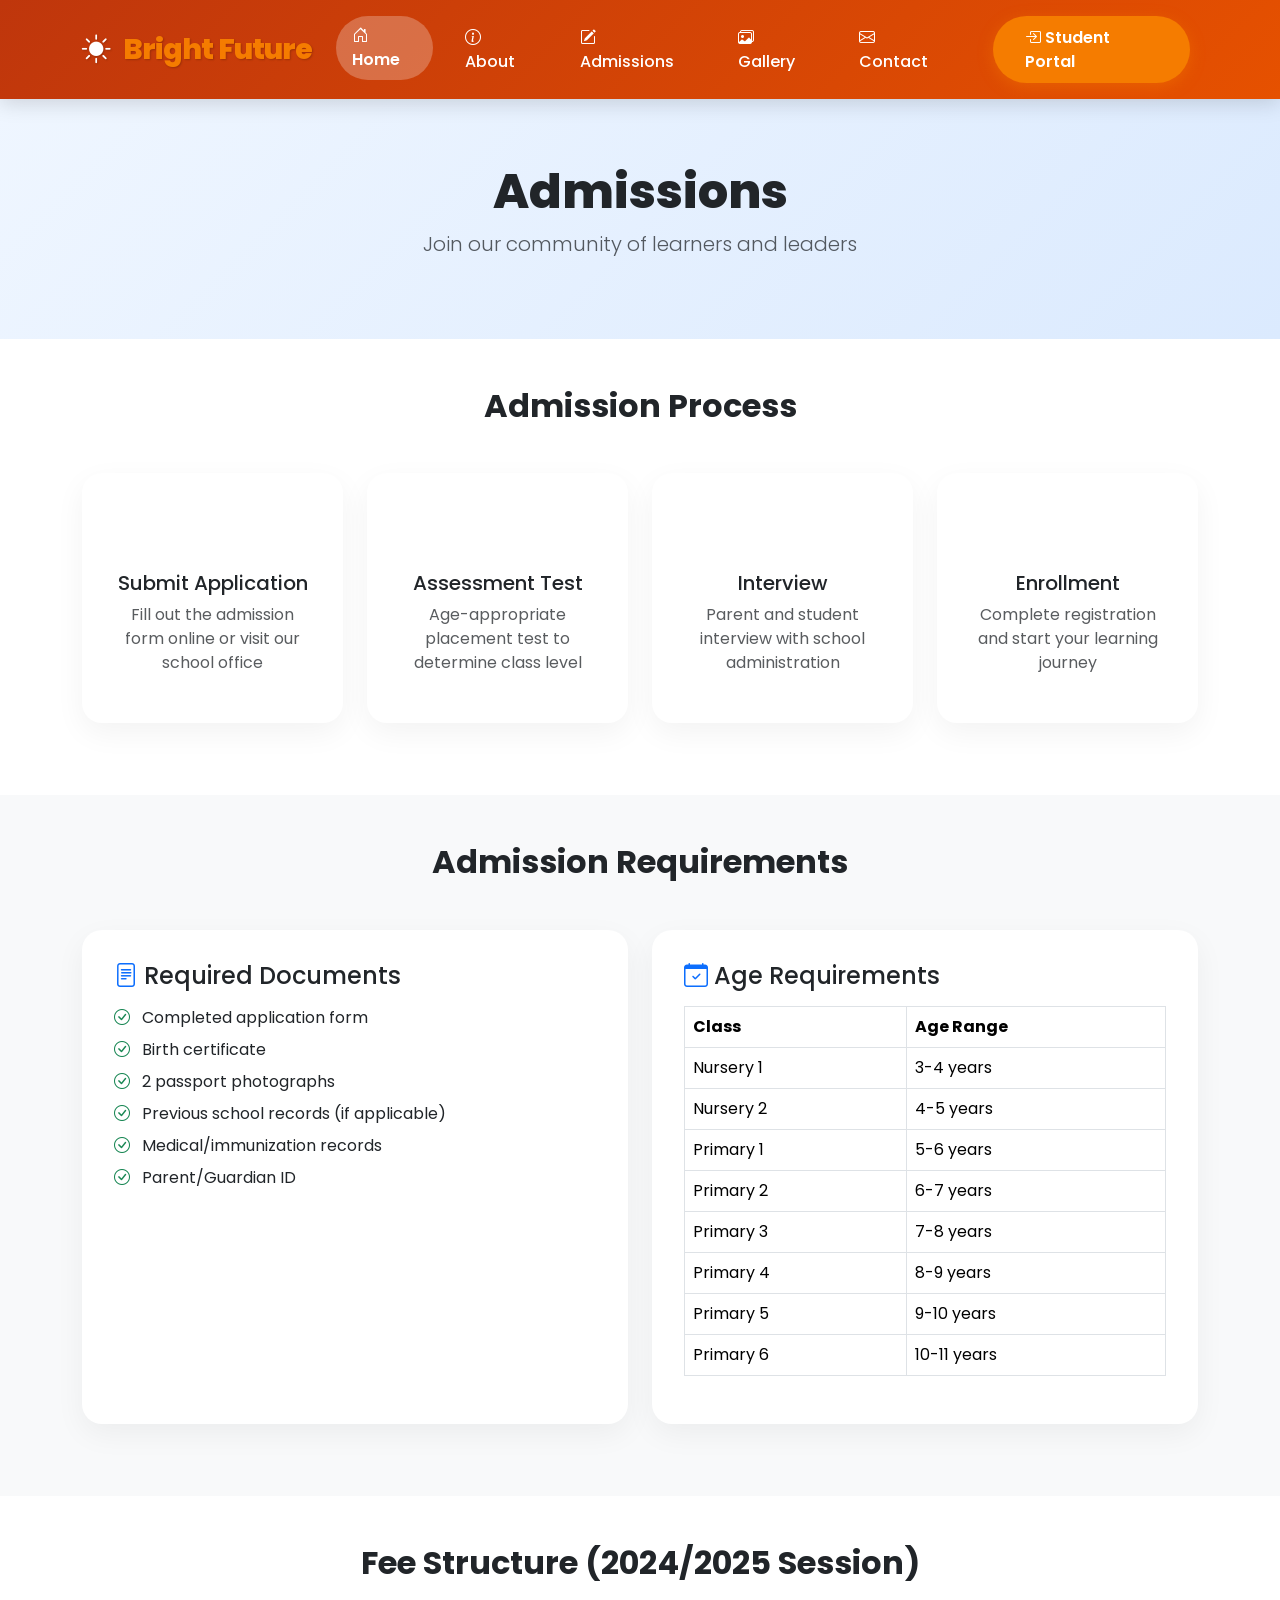
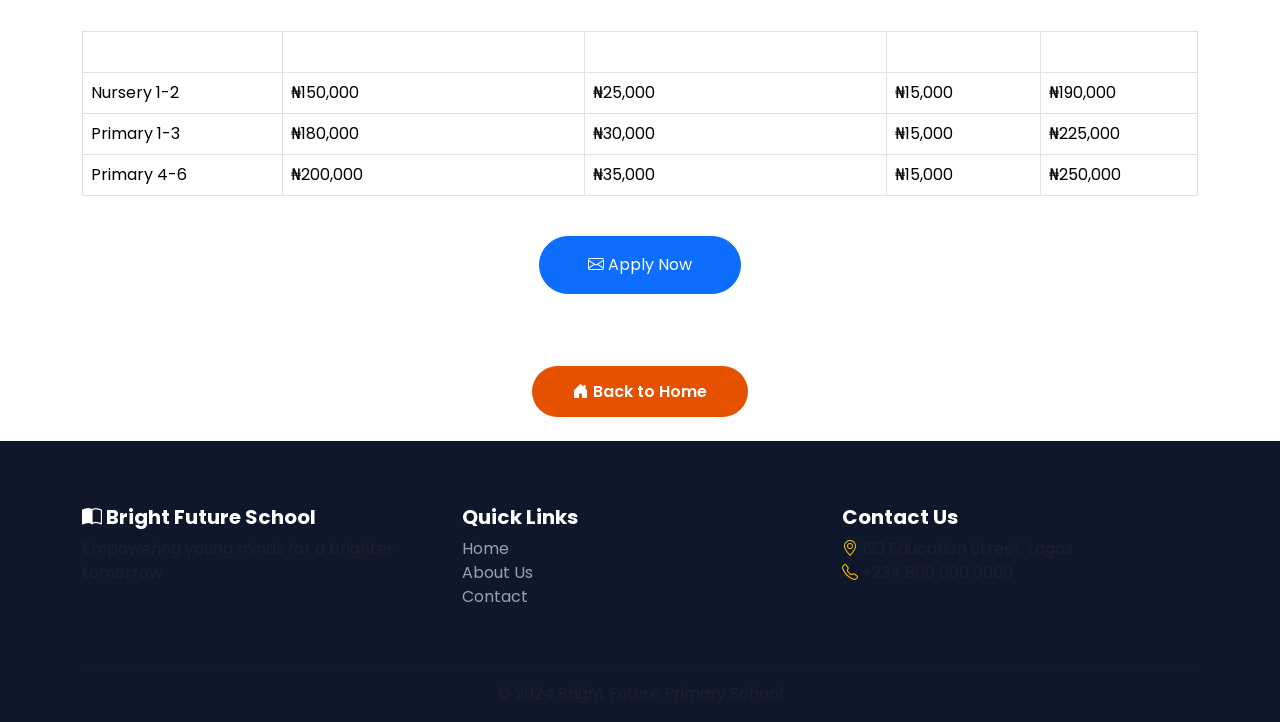
<file: src/main/resources/templates/admissions.html>
<!DOCTYPE html>
<html xmlns:th="http://www.thymeleaf.org" lang="en">
<head>
    <meta charset="UTF-8">
    <meta name="viewport" content="width=device-width, initial-scale=1.0">
    <title>Admissions - Bright Future Primary School</title>

    <link href="https://cdn.jsdelivr.net/npm/bootstrap@5.3.2/dist/css/bootstrap.min.css" rel="stylesheet">
    <link href="https://cdn.jsdelivr.net/npm/bootstrap-icons@1.11.3/font/bootstrap-icons.css" rel="stylesheet">
    <link href="https://fonts.googleapis.com/css2?family=Poppins:wght@300;400;500;600;700;800&display=swap" rel="stylesheet">

    <style>
        :root {
            --primary: #E65100;
            --primary-dark: #BF360C;
            --primary-light: #FFF3E0;
            --warning: #F57C00;
            --success: #2E7D32;
        }

        body {
            font-family: 'Poppins', sans-serif;
        }

        /* ============ NAVBAR - DEEP ORANGE ============ */
        .navbar {
            background: linear-gradient(135deg, #BF360C, #E65100) !important;
            padding: 1rem 0;
            box-shadow: 0 4px 20px rgba(0,0,0,0.15);
            z-index: 1000;
        }

        .navbar-brand {
            font-size: 1.8rem;
            font-weight: 800;
            color: #F57C00 !important;
            letter-spacing: -1px;
            text-shadow: 1px 1px 2px rgba(0,0,0,0.2);
            text-decoration: none;
        }

        .navbar-brand i {
            color: white;
            margin-right: 8px;
        }

        .navbar-brand:hover {
            color: #FF9800 !important;
        }

        .nav-link {
            color: white !important;
            font-weight: 500;
            margin: 0 0.5rem;
            padding: 0.5rem 1rem !important;
            border-radius: 50px;
            transition: all 0.3s ease;
            text-decoration: none;
        }

        .nav-link:hover,
        .nav-link.active {
            background: rgba(255, 255, 255, 0.2) !important;
            color: white !important;
            transform: translateY(-2px);
        }

        .nav-link.active {
            background: rgba(255, 255, 255, 0.25) !important;
            font-weight: 600;
        }

        .login-btn {
            background: #F57C00 !important;
            color: white !important;
            border-radius: 50px;
            padding: 0.6rem 2rem !important;
            font-weight: 600;
            transition: all 0.3s ease;
            box-shadow: 0 4px 15px rgba(245, 124, 0, 0.4);
            text-decoration: none;
        }

        .login-btn:hover {
            background: #EF6C00 !important;
            color: white !important;
            transform: translateY(-2px);
            box-shadow: 0 6px 20px rgba(245, 124, 0, 0.6);
        }

        .navbar-toggler {
            border-color: rgba(255, 255, 255, 0.5);
        }

        .navbar-toggler-icon {
            background-image: url("data:image/svg+xml,%3csvg xmlns='http://www.w3.org/2000/svg' viewBox='0 0 30 30'%3e%3cpath stroke='rgba(255, 255, 255, 0.8)' stroke-linecap='round' stroke-miterlimit='10' stroke-width='2' d='M4 7h22M4 15h22M4 23h22'/%3e%3c/svg%3e");
        }

        .page-header {
            background: linear-gradient(135deg, #eff6ff 0%, #dbeafe 100%);
            padding: 4rem 0;
            text-align: center;
        }

        .page-header h1 {
            font-size: 3rem;
            font-weight: 800;
            color: var(--dark-blue);
        }

        .admission-card {
            background: white;
            border-radius: 20px;
            padding: 2rem;
            box-shadow: 0 10px 30px rgba(0,0,0,0.05);
            height: 100%;
            transition: all 0.3s ease;
        }

        .admission-card:hover {
            transform: translateY(-10px);
            box-shadow: 0 20px 40px rgba(0,0,0,0.1);
        }

        .step-number {
            width: 50px;
            height: 50px;
            background: var(--primary-blue);
            color: white;
            border-radius: 50%;
            display: flex;
            align-items: center;
            justify-content: center;
            font-size: 1.5rem;
            font-weight: 700;
            margin-bottom: 1rem;
        }

        .fee-table th {
            background: var(--primary-blue);
            color: white;
        }

        .footer {
            background: #0f172a;
            color: white;
            padding: 4rem 0 1rem;
        }

        .footer h5 {
            color: var(--primary-yellow);
            font-weight: 700;
        }

        .footer a {
            color: #94a3b8;
            text-decoration: none;
        }

        .footer a:hover {
            color: var(--primary-yellow);
        }
    </style>
</head>
<body>
<!-- Navigation Bar -->
<!-- Navigation Bar -->
<nav class="navbar navbar-expand-lg sticky-top">
    <div class="container">
        <a class="navbar-brand" href="/">
            <i class="bi bi-sun-fill"></i> Bright Future
        </a>
        <button class="navbar-toggler" type="button" data-bs-toggle="collapse" data-bs-target="#navbarNav" aria-controls="navbarNav" aria-expanded="false" aria-label="Toggle navigation">
            <span class="navbar-toggler-icon"></span>
        </button>
        <div class="collapse navbar-collapse" id="navbarNav">
            <ul class="navbar-nav ms-auto align-items-center">
                <li class="nav-item">
                    <a class="nav-link active" href="/">
                        <i class="bi bi-house-door"></i> Home
                    </a>
                </li>
                <li class="nav-item">
                    <a class="nav-link" href="/about">
                        <i class="bi bi-info-circle"></i> About
                    </a>
                </li>
                <li class="nav-item">
                    <a class="nav-link" href="/admissions">
                        <i class="bi bi-pencil-square"></i> Admissions
                    </a>
                </li>
                <li class="nav-item">
                    <a class="nav-link" href="/gallery">
                        <i class="bi bi-images"></i> Gallery
                    </a>
                </li>
                <li class="nav-item">
                    <a class="nav-link" href="/contact">
                        <i class="bi bi-envelope"></i> Contact
                    </a>
                </li>
                <li class="nav-item ms-lg-3 mt-2 mt-lg-0">
                    <a class="nav-link login-btn" href="/login">
                        <i class="bi bi-box-arrow-in-right"></i> Student Portal
                    </a>
                </li>
            </ul>
        </div>
    </div>
</nav>

<!-- Page Header -->
<section class="page-header">
    <div class="container">
        <h1>Admissions</h1>
        <p class="lead text-muted">Join our community of learners and leaders</p>
    </div>
</section>

<!-- Admission Process -->
<section class="py-5">
    <div class="container">
        <h2 class="text-center fw-bold mb-5">Admission Process</h2>
        <div class="row">
            <div class="col-md-3 mb-4">
                <div class="admission-card text-center">
                    <div class="step-number mx-auto">1</div>
                    <h5>Submit Application</h5>
                    <p class="text-muted">Fill out the admission form online or visit our school office</p>
                </div>
            </div>
            <div class="col-md-3 mb-4">
                <div class="admission-card text-center">
                    <div class="step-number mx-auto">2</div>
                    <h5>Assessment Test</h5>
                    <p class="text-muted">Age-appropriate placement test to determine class level</p>
                </div>
            </div>
            <div class="col-md-3 mb-4">
                <div class="admission-card text-center">
                    <div class="step-number mx-auto">3</div>
                    <h5>Interview</h5>
                    <p class="text-muted">Parent and student interview with school administration</p>
                </div>
            </div>
            <div class="col-md-3 mb-4">
                <div class="admission-card text-center">
                    <div class="step-number mx-auto">4</div>
                    <h5>Enrollment</h5>
                    <p class="text-muted">Complete registration and start your learning journey</p>
                </div>
            </div>
        </div>
    </div>
</section>

<!-- Requirements -->
<section class="py-5 bg-light">
    <div class="container">
        <h2 class="text-center fw-bold mb-5">Admission Requirements</h2>
        <div class="row">
            <div class="col-md-6 mb-4">
                <div class="admission-card">
                    <h4><i class="bi bi-file-text text-primary"></i> Required Documents</h4>
                    <ul class="list-unstyled mt-3">
                        <li class="mb-2"><i class="bi bi-check-circle text-success me-2"></i> Completed application form</li>
                        <li class="mb-2"><i class="bi bi-check-circle text-success me-2"></i> Birth certificate</li>
                        <li class="mb-2"><i class="bi bi-check-circle text-success me-2"></i> 2 passport photographs</li>
                        <li class="mb-2"><i class="bi bi-check-circle text-success me-2"></i> Previous school records (if applicable)</li>
                        <li class="mb-2"><i class="bi bi-check-circle text-success me-2"></i> Medical/immunization records</li>
                        <li class="mb-2"><i class="bi bi-check-circle text-success me-2"></i> Parent/Guardian ID</li>
                    </ul>
                </div>
            </div>
            <div class="col-md-6 mb-4">
                <div class="admission-card">
                    <h4><i class="bi bi-calendar-check text-primary"></i> Age Requirements</h4>
                    <table class="table table-bordered mt-3">
                        <thead>
                        <tr>
                            <th>Class</th>
                            <th>Age Range</th>
                        </tr>
                        </thead>
                        <tbody>
                        <tr><td>Nursery 1</td><td>3-4 years</td></tr>
                        <tr><td>Nursery 2</td><td>4-5 years</td></tr>
                        <tr><td>Primary 1</td><td>5-6 years</td></tr>
                        <tr><td>Primary 2</td><td>6-7 years</td></tr>
                        <tr><td>Primary 3</td><td>7-8 years</td></tr>
                        <tr><td>Primary 4</td><td>8-9 years</td></tr>
                        <tr><td>Primary 5</td><td>9-10 years</td></tr>
                        <tr><td>Primary 6</td><td>10-11 years</td></tr>
                        </tbody>
                    </table>
                </div>
            </div>
        </div>
    </div>
</section>

<!-- Fee Structure -->
<section class="py-5">
    <div class="container">
        <h2 class="text-center fw-bold mb-5">Fee Structure (2024/2025 Session)</h2>
        <div class="table-responsive">
            <table class="table table-bordered fee-table">
                <thead>
                <tr>
                    <th>Class</th>
                    <th>Tuition (per term)</th>
                    <th>Books & Materials</th>
                    <th>Uniform</th>
                    <th>Total</th>
                </tr>
                </thead>
                <tbody>
                <tr>
                    <td>Nursery 1-2</td>
                    <td>₦150,000</td>
                    <td>₦25,000</td>
                    <td>₦15,000</td>
                    <td>₦190,000</td>
                </tr>
                <tr>
                    <td>Primary 1-3</td>
                    <td>₦180,000</td>
                    <td>₦30,000</td>
                    <td>₦15,000</td>
                    <td>₦225,000</td>
                </tr>
                <tr>
                    <td>Primary 4-6</td>
                    <td>₦200,000</td>
                    <td>₦35,000</td>
                    <td>₦15,000</td>
                    <td>₦250,000</td>
                </tr>
                </tbody>
            </table>
        </div>
        <div class="text-center mt-4">
            <a href="/contact" class="btn btn-primary rounded-pill px-5 py-3">
                <i class="bi bi-envelope"></i> Apply Now
            </a>
        </div>
    </div>
</section>

<!-- Back to Home Button -->
<div class="text-center py-4">
    <a href="/" class="btn" style="background: #E65100; color: white; padding: 0.8rem 2.5rem; border-radius: 50px; font-weight: 600; text-decoration: none; transition: all 0.3s ease;">
        <i class="bi bi-house-door-fill"></i> Back to Home
    </a>
</div>

<!-- Footer -->
<footer class="footer">
    <div class="container">
        <div class="row">
            <div class="col-md-4 mb-4">
                <h5><i class="bi bi-book-half"></i> Bright Future School</h5>
                <p class="text-muted">Empowering young minds for a brighter tomorrow</p>
            </div>
            <div class="col-md-4 mb-4">
                <h5>Quick Links</h5>
                <ul class="list-unstyled">
                    <li><a href="/">Home</a></li>
                    <li><a href="/about">About Us</a></li>
                    <li><a href="/contact">Contact</a></li>
                </ul>
            </div>
            <div class="col-md-4 mb-4">
                <h5>Contact Us</h5>
                <p class="text-muted">
                    <i class="bi bi-geo-alt text-warning"></i> 123 Education Street, Lagos<br>
                    <i class="bi bi-telephone text-warning"></i> +234 800 000 0000
                </p>
            </div>
        </div>
        <hr class="text-muted">
        <p class="text-center text-muted mb-0">&copy; 2024 Bright Future Primary School</p>
    </div>
</footer>

<script src="https://cdn.jsdelivr.net/npm/bootstrap@5.3.2/dist/js/bootstrap.bundle.min.js"></script>
</body>
</html>
</file>
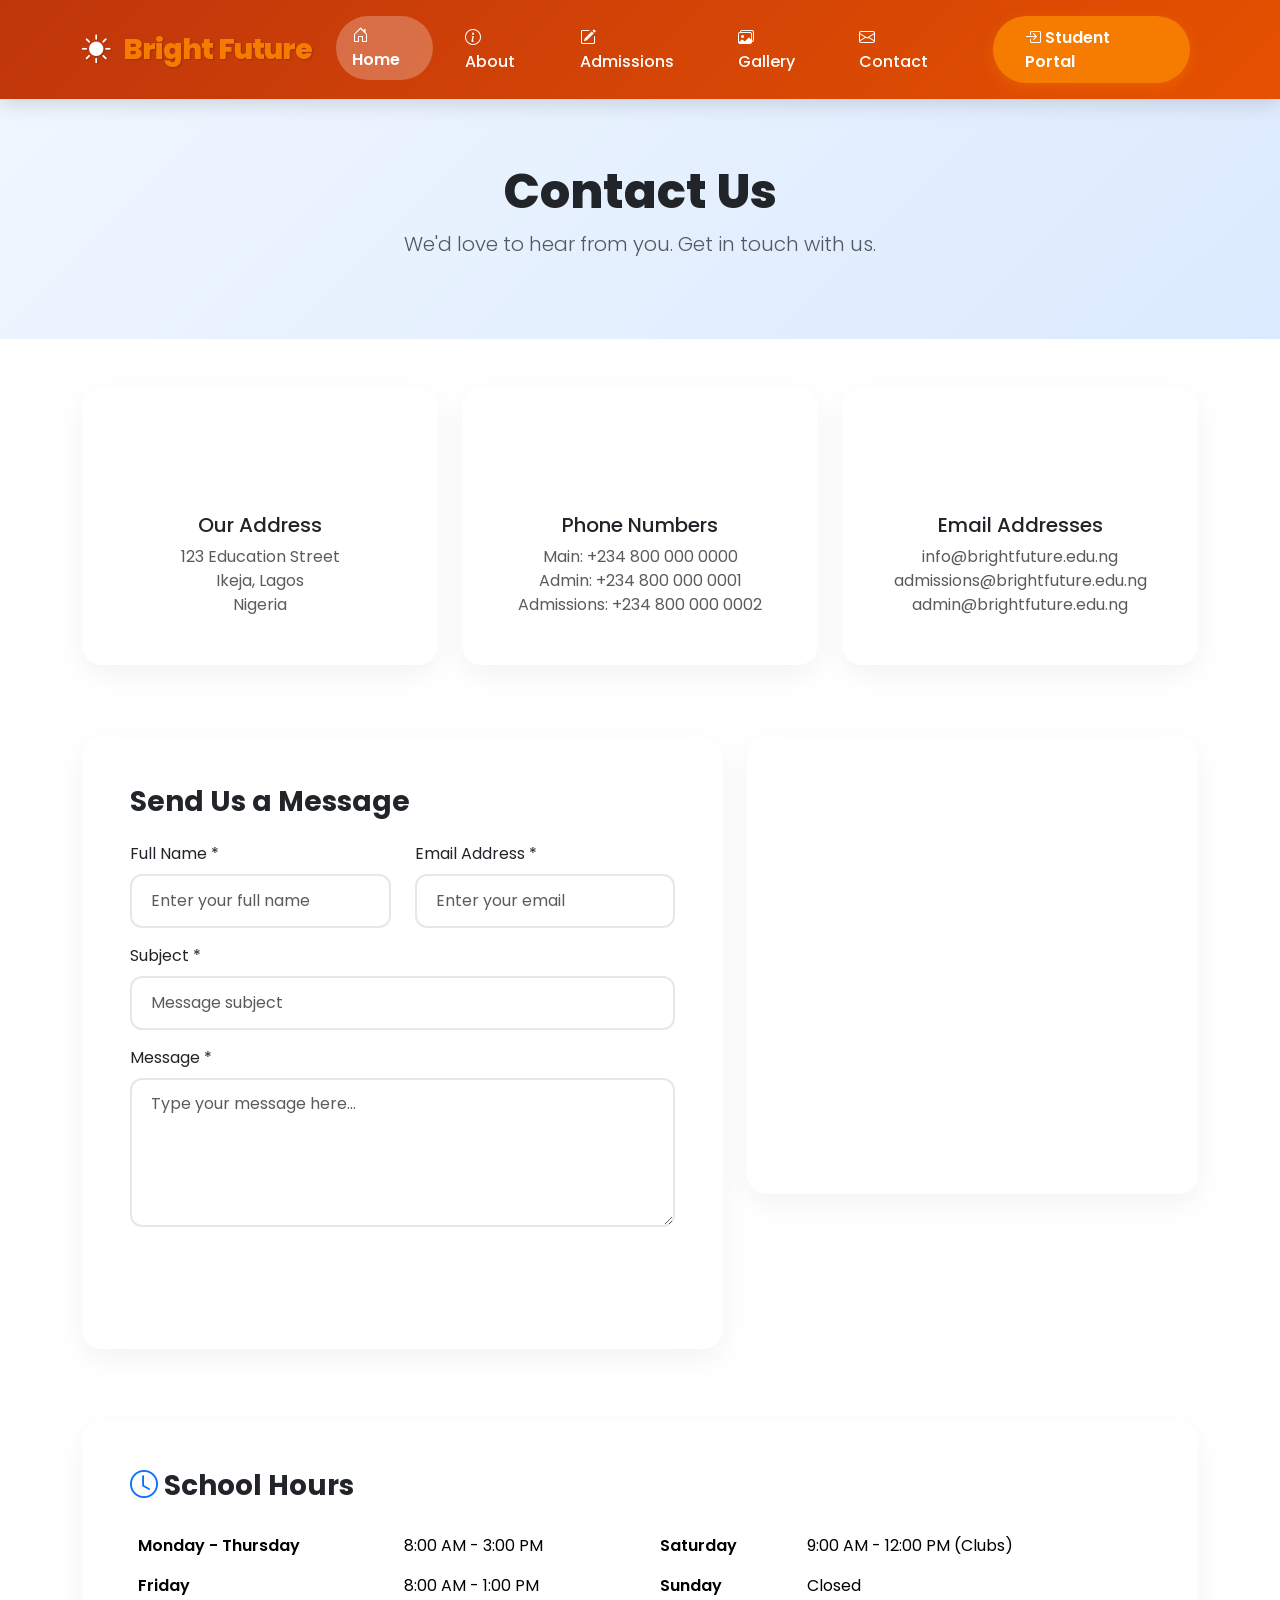
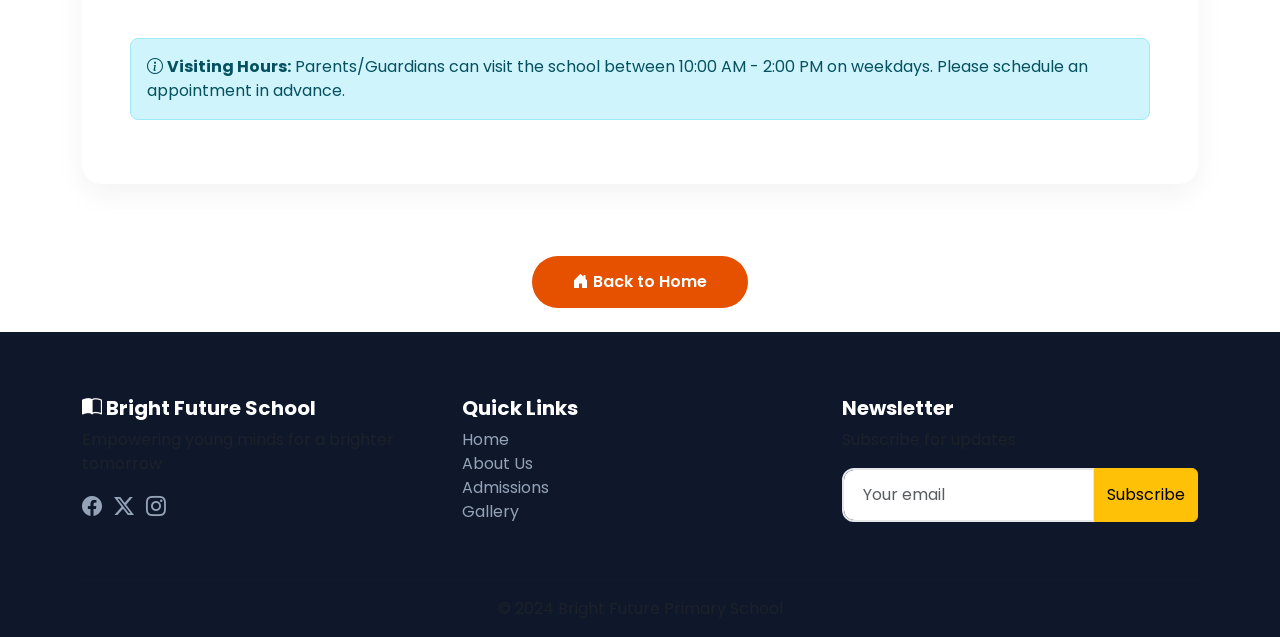
<file: src/main/resources/templates/contact.html>
<!DOCTYPE html>
<html xmlns:th="http://www.thymeleaf.org" lang="en">
<head>
    <meta charset="UTF-8">
    <meta name="viewport" content="width=device-width, initial-scale=1.0">
    <title>Contact Us - Bright Future Primary School</title>

    <link href="https://cdn.jsdelivr.net/npm/bootstrap@5.3.2/dist/css/bootstrap.min.css" rel="stylesheet">
    <link href="https://cdn.jsdelivr.net/npm/bootstrap-icons@1.11.3/font/bootstrap-icons.css" rel="stylesheet">
    <link href="https://fonts.googleapis.com/css2?family=Poppins:wght@300;400;500;600;700;800&display=swap" rel="stylesheet">

    <style>
        :root {
            --primary: #E65100;
            --primary-dark: #BF360C;
            --primary-light: #FFF3E0;
            --warning: #F57C00;
            --success: #2E7D32;
        }

        body {
            font-family: 'Poppins', sans-serif;
        }

        /* ============ NAVBAR - DEEP ORANGE ============ */
        .navbar {
            background: linear-gradient(135deg, #BF360C, #E65100) !important;
            padding: 1rem 0;
            box-shadow: 0 4px 20px rgba(0,0,0,0.15);
            z-index: 1000;
        }

        .navbar-brand {
            font-size: 1.8rem;
            font-weight: 800;
            color: #F57C00 !important;
            letter-spacing: -1px;
            text-shadow: 1px 1px 2px rgba(0,0,0,0.2);
            text-decoration: none;
        }

        .navbar-brand i {
            color: white;
            margin-right: 8px;
        }

        .navbar-brand:hover {
            color: #FF9800 !important;
        }

        .nav-link {
            color: white !important;
            font-weight: 500;
            margin: 0 0.5rem;
            padding: 0.5rem 1rem !important;
            border-radius: 50px;
            transition: all 0.3s ease;
            text-decoration: none;
        }

        .nav-link:hover,
        .nav-link.active {
            background: rgba(255, 255, 255, 0.2) !important;
            color: white !important;
            transform: translateY(-2px);
        }

        .nav-link.active {
            background: rgba(255, 255, 255, 0.25) !important;
            font-weight: 600;
        }

        .login-btn {
            background: #F57C00 !important;
            color: white !important;
            border-radius: 50px;
            padding: 0.6rem 2rem !important;
            font-weight: 600;
            transition: all 0.3s ease;
            box-shadow: 0 4px 15px rgba(245, 124, 0, 0.4);
            text-decoration: none;
        }

        .login-btn:hover {
            background: #EF6C00 !important;
            color: white !important;
            transform: translateY(-2px);
            box-shadow: 0 6px 20px rgba(245, 124, 0, 0.6);
        }

        .navbar-toggler {
            border-color: rgba(255, 255, 255, 0.5);
        }

        .navbar-toggler-icon {
            background-image: url("data:image/svg+xml,%3csvg xmlns='http://www.w3.org/2000/svg' viewBox='0 0 30 30'%3e%3cpath stroke='rgba(255, 255, 255, 0.8)' stroke-linecap='round' stroke-miterlimit='10' stroke-width='2' d='M4 7h22M4 15h22M4 23h22'/%3e%3c/svg%3e");
        }
        .page-header {
            background: linear-gradient(135deg, #eff6ff 0%, #dbeafe 100%);
            padding: 4rem 0;
            text-align: center;
        }

        .page-header h1 {
            font-size: 3rem;
            font-weight: 800;
            color: var(--dark-blue);
        }

        .contact-info-card {
            background: white;
            border-radius: 20px;
            padding: 2rem;
            box-shadow: 0 10px 30px rgba(0,0,0,0.05);
            height: 100%;
            text-align: center;
            transition: all 0.3s ease;
        }

        .contact-info-card:hover {
            transform: translateY(-10px);
            box-shadow: 0 20px 40px rgba(0,0,0,0.1);
        }

        .contact-icon {
            width: 70px;
            height: 70px;
            background: var(--primary-blue);
            color: white;
            border-radius: 50%;
            display: flex;
            align-items: center;
            justify-content: center;
            font-size: 2rem;
            margin: 0 auto 1.5rem;
        }

        .contact-form {
            background: white;
            border-radius: 20px;
            padding: 3rem;
            box-shadow: 0 10px 30px rgba(0,0,0,0.05);
        }

        .form-control {
            border-radius: 12px;
            border: 2px solid #e5e7eb;
            padding: 0.8rem 1.2rem;
            transition: all 0.3s ease;
        }

        .form-control:focus {
            border-color: var(--primary-blue);
            box-shadow: 0 0 0 0.2rem rgba(37, 99, 235, 0.1);
        }

        .btn-submit {
            background: linear-gradient(135deg, var(--primary-blue), var(--dark-blue));
            color: white;
            padding: 0.8rem 3rem;
            border-radius: 50px;
            font-weight: 600;
            border: none;
            transition: all 0.3s ease;
        }

        .btn-submit:hover {
            transform: translateY(-2px);
            box-shadow: 0 8px 25px rgba(37, 99, 235, 0.4);
        }

        .map-container {
            border-radius: 20px;
            overflow: hidden;
            box-shadow: 0 10px 30px rgba(0,0,0,0.05);
        }

        .footer {
            background: #0f172a;
            color: white;
            padding: 4rem 0 1rem;
        }

        .footer h5 {
            color: var(--primary-yellow);
            font-weight: 700;
        }

        .footer a {
            color: #94a3b8;
            text-decoration: none;
        }

        .footer a:hover {
            color: var(--primary-yellow);
        }
    </style>
</head>
<body>
<!-- Navigation Bar -->
<!-- Navigation Bar -->
<nav class="navbar navbar-expand-lg sticky-top">
    <div class="container">
        <a class="navbar-brand" href="/">
            <i class="bi bi-sun-fill"></i> Bright Future
        </a>
        <button class="navbar-toggler" type="button" data-bs-toggle="collapse" data-bs-target="#navbarNav" aria-controls="navbarNav" aria-expanded="false" aria-label="Toggle navigation">
            <span class="navbar-toggler-icon"></span>
        </button>
        <div class="collapse navbar-collapse" id="navbarNav">
            <ul class="navbar-nav ms-auto align-items-center">
                <li class="nav-item">
                    <a class="nav-link active" href="/">
                        <i class="bi bi-house-door"></i> Home
                    </a>
                </li>
                <li class="nav-item">
                    <a class="nav-link" href="/about">
                        <i class="bi bi-info-circle"></i> About
                    </a>
                </li>
                <li class="nav-item">
                    <a class="nav-link" href="/admissions">
                        <i class="bi bi-pencil-square"></i> Admissions
                    </a>
                </li>
                <li class="nav-item">
                    <a class="nav-link" href="/gallery">
                        <i class="bi bi-images"></i> Gallery
                    </a>
                </li>
                <li class="nav-item">
                    <a class="nav-link" href="/contact">
                        <i class="bi bi-envelope"></i> Contact
                    </a>
                </li>
                <li class="nav-item ms-lg-3 mt-2 mt-lg-0">
                    <a class="nav-link login-btn" href="/login">
                        <i class="bi bi-box-arrow-in-right"></i> Student Portal
                    </a>
                </li>
            </ul>
        </div>
    </div>
</nav>

<!-- Page Header -->
<section class="page-header">
    <div class="container">
        <h1>Contact Us</h1>
        <p class="lead text-muted">We'd love to hear from you. Get in touch with us.</p>
    </div>
</section>

<!-- Contact Information -->
<section class="py-5">
    <div class="container">
        <div class="row mb-5">
            <div class="col-md-4 mb-4">
                <div class="contact-info-card">
                    <div class="contact-icon">
                        <i class="bi bi-geo-alt"></i>
                    </div>
                    <h5>Our Address</h5>
                    <p class="text-muted">
                        123 Education Street<br>
                        Ikeja, Lagos<br>
                        Nigeria
                    </p>
                </div>
            </div>
            <div class="col-md-4 mb-4">
                <div class="contact-info-card">
                    <div class="contact-icon">
                        <i class="bi bi-telephone"></i>
                    </div>
                    <h5>Phone Numbers</h5>
                    <p class="text-muted">
                        Main: +234 800 000 0000<br>
                        Admin: +234 800 000 0001<br>
                        Admissions: +234 800 000 0002
                    </p>
                </div>
            </div>
            <div class="col-md-4 mb-4">
                <div class="contact-info-card">
                    <div class="contact-icon">
                        <i class="bi bi-envelope"></i>
                    </div>
                    <h5>Email Addresses</h5>
                    <p class="text-muted">
                        info@brightfuture.edu.ng<br>
                        admissions@brightfuture.edu.ng<br>
                        admin@brightfuture.edu.ng
                    </p>
                </div>
            </div>
        </div>

        <!-- Contact Form & Map -->
        <div class="row">
            <div class="col-lg-7 mb-4">
                <div class="contact-form">
                    <h3 class="fw-bold mb-4">Send Us a Message</h3>
                    <form>
                        <div class="row">
                            <div class="col-md-6 mb-3">
                                <label class="form-label">Full Name *</label>
                                <input type="text" class="form-control" placeholder="Enter your full name" required>
                            </div>
                            <div class="col-md-6 mb-3">
                                <label class="form-label">Email Address *</label>
                                <input type="email" class="form-control" placeholder="Enter your email" required>
                            </div>
                        </div>
                        <div class="mb-3">
                            <label class="form-label">Subject *</label>
                            <input type="text" class="form-control" placeholder="Message subject" required>
                        </div>
                        <div class="mb-4">
                            <label class="form-label">Message *</label>
                            <textarea class="form-control" rows="5" placeholder="Type your message here..." required></textarea>
                        </div>
                        <button type="submit" class="btn btn-submit">
                            <i class="bi bi-send"></i> Send Message
                        </button>
                    </form>
                </div>
            </div>
            <div class="col-lg-5 mb-4">
                <div class="map-container">
                    <!-- Embedded Google Map (placeholder) -->
                    <iframe src="https://www.google.com/maps/embed?pb=!1m18!1m12!1m3!1d3963.952912260219!2d3.375295714770757!3d6.52422764527848!2m3!1f0!2f0!3f0!3m2!1i1024!2i768!4f13.1!3m3!1m2!1s0x103b8b2ae68280c1%3A0xdc9e87a367c3d9cb!2sLagos!5e0!3m2!1sen!2sng!4v1620000000000!5m2!1sen!2sng"
                            width="100%"
                            height="450"
                            style="border:0;"
                            allowfullscreen=""
                            loading="lazy">
                    </iframe>
                </div>
            </div>
        </div>

        <!-- School Hours -->
        <div class="row mt-5">
            <div class="col-12">
                <div class="contact-form">
                    <h3 class="fw-bold mb-4">
                        <i class="bi bi-clock text-primary"></i> School Hours
                    </h3>
                    <div class="row">
                        <div class="col-md-6">
                            <table class="table table-borderless">
                                <tr>
                                    <td class="fw-semibold">Monday - Thursday</td>
                                    <td>8:00 AM - 3:00 PM</td>
                                </tr>
                                <tr>
                                    <td class="fw-semibold">Friday</td>
                                    <td>8:00 AM - 1:00 PM</td>
                                </tr>
                            </table>
                        </div>
                        <div class="col-md-6">
                            <table class="table table-borderless">
                                <tr>
                                    <td class="fw-semibold">Saturday</td>
                                    <td>9:00 AM - 12:00 PM (Clubs)</td>
                                </tr>
                                <tr>
                                    <td class="fw-semibold">Sunday</td>
                                    <td>Closed</td>
                                </tr>
                            </table>
                        </div>
                    </div>
                    <div class="alert alert-info rounded-3 mt-3">
                        <i class="bi bi-info-circle"></i>
                        <strong>Visiting Hours:</strong> Parents/Guardians can visit the school
                        between 10:00 AM - 2:00 PM on weekdays. Please schedule an appointment
                        in advance.
                    </div>
                </div>
            </div>
        </div>
    </div>
</section>

<!-- Back to Home Button -->
<div class="text-center py-4">
    <a href="/" class="btn" style="background: #E65100; color: white; padding: 0.8rem 2.5rem; border-radius: 50px; font-weight: 600; text-decoration: none; transition: all 0.3s ease;">
        <i class="bi bi-house-door-fill"></i> Back to Home
    </a>
</div>

<!-- Footer -->
<footer class="footer">
    <div class="container">
        <div class="row">
            <div class="col-md-4 mb-4">
                <h5><i class="bi bi-book-half"></i> Bright Future School</h5>
                <p class="text-muted">Empowering young minds for a brighter tomorrow</p>
                <div>
                    <a href="#" class="me-2"><i class="bi bi-facebook fs-5"></i></a>
                    <a href="#" class="me-2"><i class="bi bi-twitter-x fs-5"></i></a>
                    <a href="#" class="me-2"><i class="bi bi-instagram fs-5"></i></a>
                </div>
            </div>
            <div class="col-md-4 mb-4">
                <h5>Quick Links</h5>
                <ul class="list-unstyled">
                    <li><a href="/">Home</a></li>
                    <li><a href="/about">About Us</a></li>
                    <li><a href="/admissions">Admissions</a></li>
                    <li><a href="/gallery">Gallery</a></li>
                </ul>
            </div>
            <div class="col-md-4 mb-4">
                <h5>Newsletter</h5>
                <p class="text-muted">Subscribe for updates</p>
                <div class="input-group mb-3">
                    <input type="email" class="form-control" placeholder="Your email">
                    <button class="btn btn-warning" type="button">Subscribe</button>
                </div>
            </div>
        </div>
        <hr class="text-muted">
        <p class="text-center text-muted mb-0">&copy; 2024 Bright Future Primary School</p>
    </div>
</footer>

<script src="https://cdn.jsdelivr.net/npm/bootstrap@5.3.2/dist/js/bootstrap.bundle.min.js"></script>
</body>
</html>
</file>
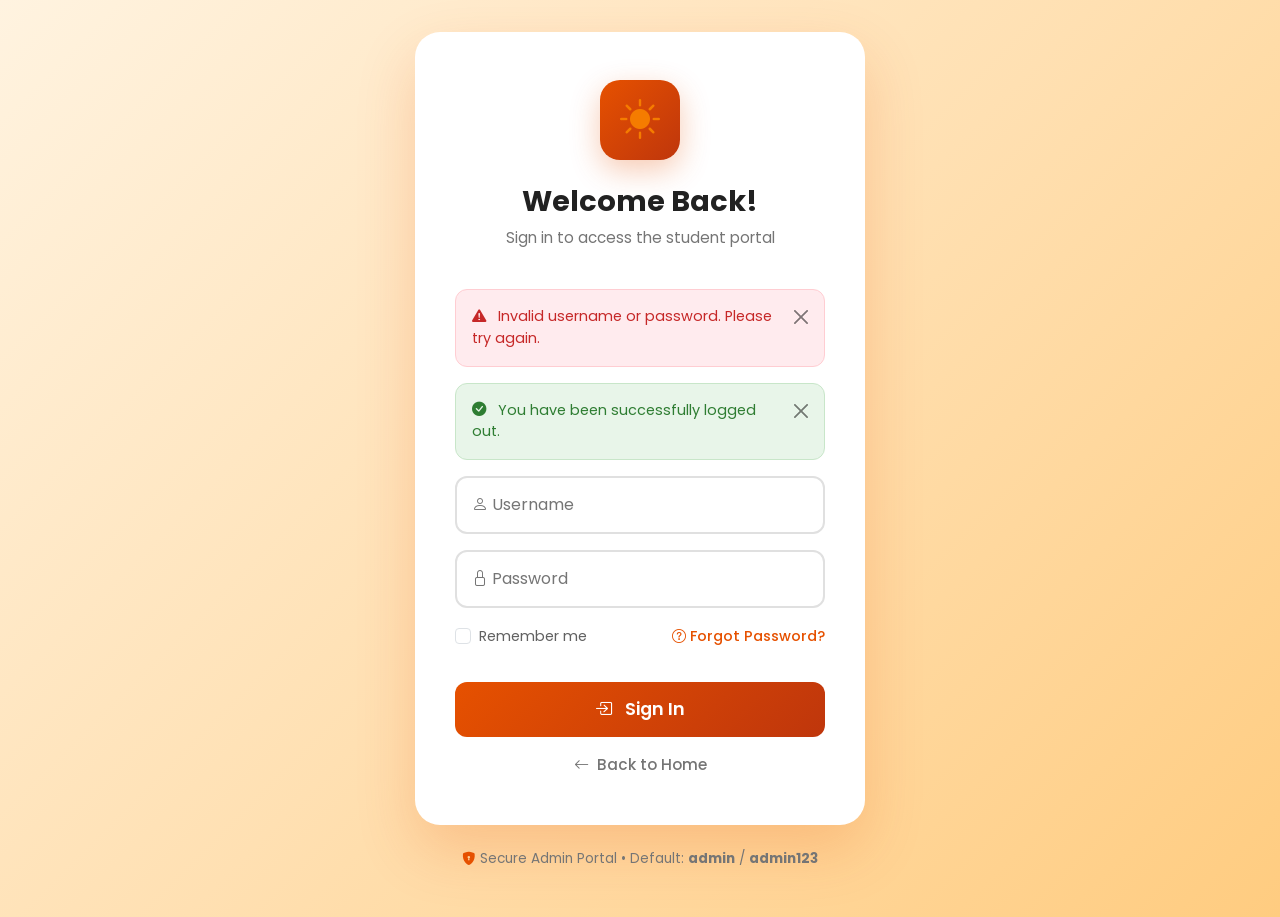
<file: src/main/resources/templates/login.html>
<!DOCTYPE html>
<html xmlns:th="http://www.thymeleaf.org" lang="en">
<head>
    <meta charset="UTF-8">
    <meta name="viewport" content="width=device-width, initial-scale=1.0">
    <title>Login - Bright Future Primary School</title>

    <link href="https://cdn.jsdelivr.net/npm/bootstrap@5.3.2/dist/css/bootstrap.min.css" rel="stylesheet">
    <link href="https://cdn.jsdelivr.net/npm/bootstrap-icons@1.11.3/font/bootstrap-icons.css" rel="stylesheet">
    <link href="https://fonts.googleapis.com/css2?family=Poppins:wght@300;400;500;600;700&display=swap" rel="stylesheet">

    <style>
        :root {
            --primary: #E65100;
            --primary-dark: #BF360C;
            --warning: #F57C00;
        }

        * {
            margin: 0;
            padding: 0;
            box-sizing: border-box;
        }

        body {
            font-family: 'Poppins', sans-serif;
            background: linear-gradient(135deg, #FFF3E0 0%, #FFE0B2 50%, #FFCC80 100%);
            min-height: 100vh;
            display: flex;
            align-items: center;
            justify-content: center;
            padding: 2rem;
        }

        .login-container {
            width: 100%;
            max-width: 450px;
        }

        .login-card {
            background: white;
            border-radius: 25px;
            padding: 3rem 2.5rem;
            box-shadow: 0 25px 60px rgba(230, 81, 0, 0.2);
        }

        .login-header {
            text-align: center;
            margin-bottom: 2.5rem;
        }

        .login-logo {
            width: 80px;
            height: 80px;
            background: linear-gradient(135deg, #E65100, #BF360C);
            border-radius: 20px;
            display: flex;
            align-items: center;
            justify-content: center;
            margin: 0 auto 1.5rem;
            box-shadow: 0 10px 30px rgba(230, 81, 0, 0.3);
        }

        .login-logo i {
            font-size: 2.5rem;
            color: #F57C00;
        }

        .login-header h3 {
            font-weight: 700;
            color: #212121;
            margin-bottom: 0.5rem;
            font-size: 1.8rem;
        }

        .login-header p {
            color: #757575;
            font-size: 0.95rem;
        }

        .form-floating {
            margin-bottom: 1.2rem;
        }

        .form-floating input {
            border-radius: 12px;
            border: 2px solid #e0e0e0;
            padding: 1rem;
            height: calc(3.5rem + 2px);
            transition: all 0.3s ease;
            font-size: 1rem;
        }

        .form-floating input:focus {
            border-color: #E65100;
            box-shadow: 0 0 0 0.2rem rgba(230, 81, 0, 0.15);
            outline: none;
        }

        .form-floating label {
            padding: 1rem;
            color: #757575;
        }

        .btn-login {
            background: linear-gradient(135deg, #E65100, #BF360C);
            color: white;
            padding: 0.9rem;
            border-radius: 12px;
            font-weight: 600;
            font-size: 1.1rem;
            border: none;
            width: 100%;
            transition: all 0.3s ease;
            margin-top: 0.5rem;
            cursor: pointer;
        }

        .btn-login:hover {
            transform: translateY(-2px);
            box-shadow: 0 8px 25px rgba(230, 81, 0, 0.4);
            color: white;
        }

        .form-check-input:checked {
            background-color: #E65100;
            border-color: #E65100;
        }

        .forgot-password {
            color: #E65100;
            text-decoration: none;
            font-weight: 500;
            transition: color 0.3s ease;
            font-size: 0.9rem;
        }

        .forgot-password:hover {
            color: #BF360C;
            text-decoration: underline;
        }

        .back-home {
            text-align: center;
            margin-top: 1.5rem;
        }

        .back-home a {
            color: #757575;
            text-decoration: none;
            font-weight: 500;
            transition: color 0.3s ease;
            font-size: 0.95rem;
        }

        .back-home a:hover {
            color: #E65100;
        }

        .alert {
            border-radius: 12px;
            font-size: 0.9rem;
        }

        .alert-danger {
            background: #FFEBEE;
            border: 1px solid #FFCDD2;
            color: #C62828;
        }

        .alert-success {
            background: #E8F5E9;
            border: 1px solid #C8E6C9;
            color: #2E7D32;
        }

        .login-footer {
            text-align: center;
            margin-top: 1.5rem;
            color: #757575;
            font-size: 0.85rem;
        }

        .login-footer i {
            color: #E65100;
        }

        @media (max-width: 576px) {
            .login-card {
                padding: 2rem 1.5rem;
            }

            .login-header h3 {
                font-size: 1.5rem;
            }
        }
    </style>
</head>
<body>
<div class="login-container">
    <div class="login-card">
        <div class="login-header">
            <div class="login-logo">
                <i class="bi bi-sun-fill"></i>
            </div>
            <h3>Welcome Back!</h3>
            <p>Sign in to access the student portal</p>
        </div>

        <!-- Error Message -->
        <div th:if="${param.error}" class="alert alert-danger alert-dismissible fade show" role="alert">
            <i class="bi bi-exclamation-triangle-fill me-2"></i>
            Invalid username or password. Please try again.
            <button type="button" class="btn-close" data-bs-dismiss="alert" aria-label="Close"></button>
        </div>

        <!-- Logout Message -->
        <div th:if="${param.logout}" class="alert alert-success alert-dismissible fade show" role="alert">
            <i class="bi bi-check-circle-fill me-2"></i>
            You have been successfully logged out.
            <button type="button" class="btn-close" data-bs-dismiss="alert" aria-label="Close"></button>
        </div>

        <form th:action="@{/login}" method="post">
            <div class="form-floating mb-3">
                <input type="text"
                       class="form-control"
                       id="username"
                       name="username"
                       placeholder="Enter username"
                       required
                       autocomplete="username">
                <label for="username">
                    <i class="bi bi-person"></i> Username
                </label>
            </div>

            <div class="form-floating mb-3">
                <input type="password"
                       class="form-control"
                       id="password"
                       name="password"
                       placeholder="Enter password"
                       required
                       autocomplete="current-password">
                <label for="password">
                    <i class="bi bi-lock"></i> Password
                </label>
            </div>

            <div class="d-flex justify-content-between align-items-center mb-4">
                <div class="form-check">
                    <input class="form-check-input" type="checkbox" id="remember-me" name="remember-me">
                    <label class="form-check-label" for="remember-me" style="font-size: 0.9rem; color: #616161;">
                        Remember me
                    </label>
                </div>
                <a href="#" class="forgot-password">
                    <i class="bi bi-question-circle"></i> Forgot Password?
                </a>
            </div>

            <button type="submit" class="btn btn-login">
                <i class="bi bi-box-arrow-in-right me-2"></i> Sign In
            </button>
        </form>

        <div class="back-home mt-3">
            <a href="/">
                <i class="bi bi-arrow-left me-1"></i> Back to Home
            </a>
        </div>
    </div>

    <div class="login-footer">
        <p>
            <i class="bi bi-shield-lock-fill"></i>
            Secure Admin Portal • Default: <strong>admin</strong> / <strong>admin123</strong>
        </p>
    </div>
</div>

<script src="https://cdn.jsdelivr.net/npm/bootstrap@5.3.2/dist/js/bootstrap.bundle.min.js"></script>

<script>
    // Auto-hide alerts after 5 seconds
    document.addEventListener('DOMContentLoaded', function() {
        const alerts = document.querySelectorAll('.alert-dismissible');
        alerts.forEach(function(alert) {
            setTimeout(function() {
                const bsAlert = new bootstrap.Alert(alert);
                bsAlert.close();
            }, 5000);
        });
    });
</script>
</body>
</html>
</file>
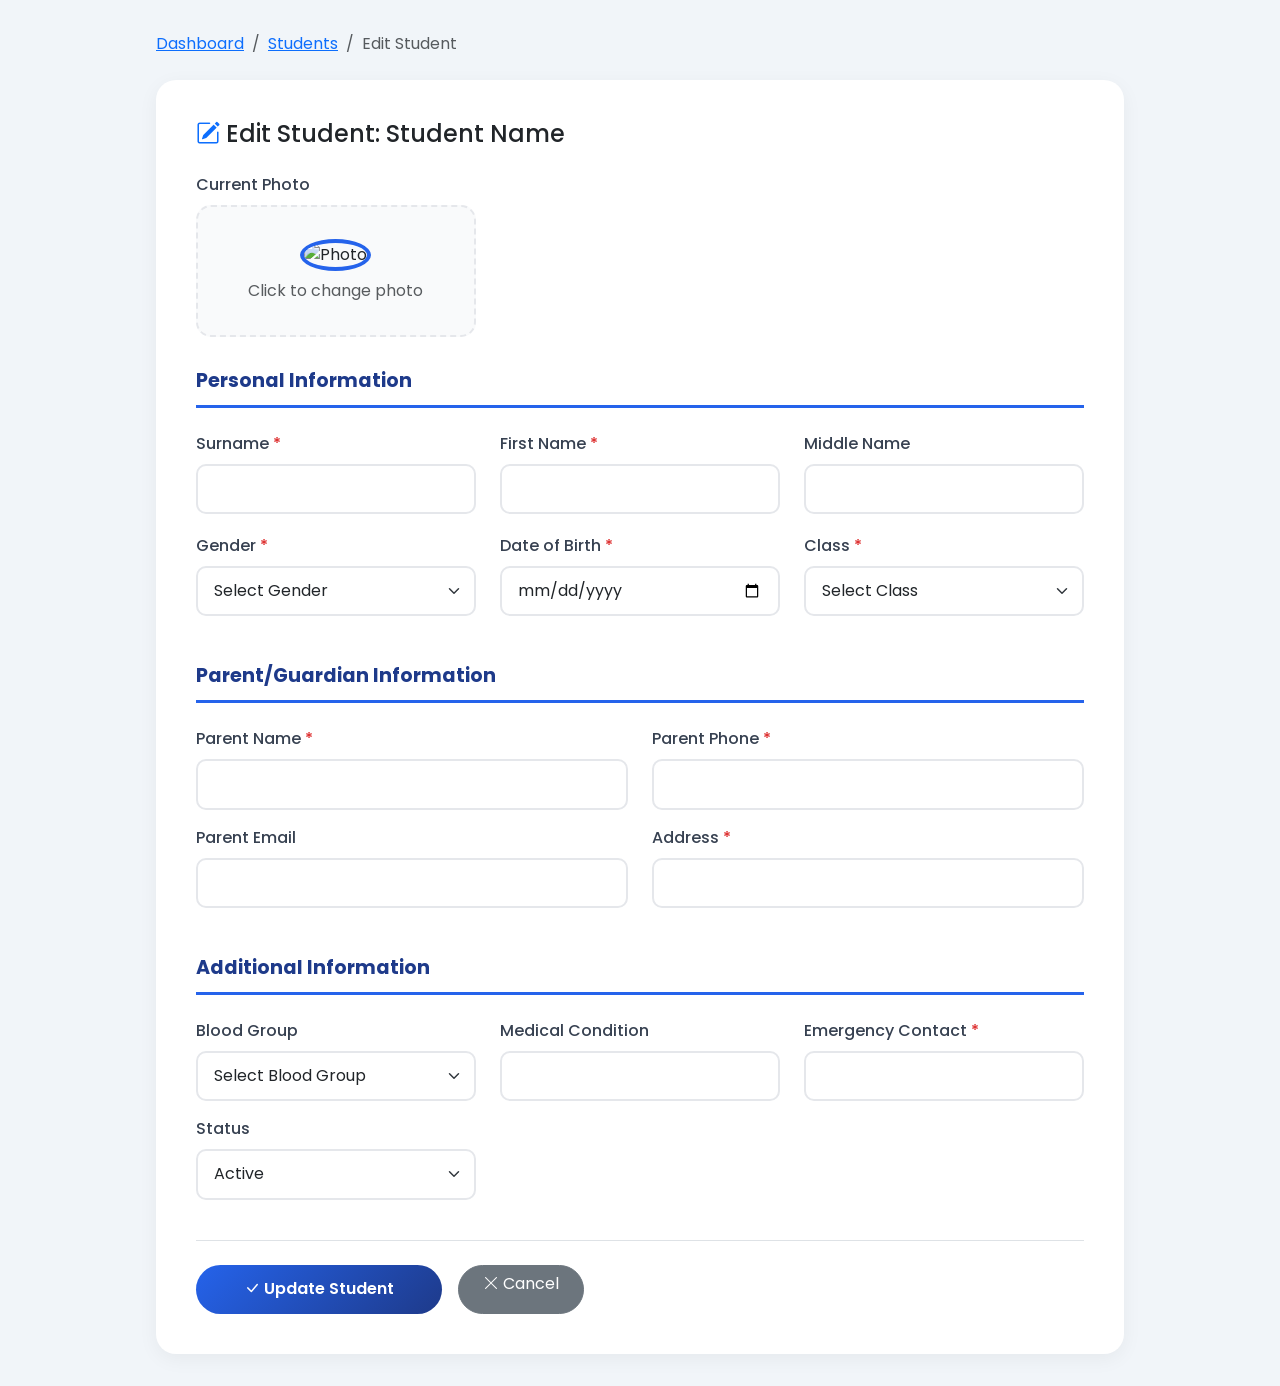
<file: src/main/resources/templates/admin/edit-student.html>
<!DOCTYPE html>
<html xmlns:th="http://www.thymeleaf.org" lang="en">
<head>
    <meta charset="UTF-8">
    <meta name="viewport" content="width=device-width, initial-scale=1.0">
    <title>Edit Student - Bright Future School</title>

    <link href="https://cdn.jsdelivr.net/npm/bootstrap@5.3.2/dist/css/bootstrap.min.css" rel="stylesheet">
    <link href="https://cdn.jsdelivr.net/npm/bootstrap-icons@1.11.3/font/bootstrap-icons.css" rel="stylesheet">
    <link href="https://fonts.googleapis.com/css2?family=Poppins:wght@300;400;500;600;700&display=swap" rel="stylesheet">

    <style>
        body {
            font-family: 'Poppins', sans-serif;
            background: #f1f5f9;
        }

        .edit-container {
            max-width: 1000px;
            margin: 2rem auto;
            padding: 0 1rem;
        }

        .form-card {
            background: white;
            border-radius: 20px;
            padding: 2.5rem;
            box-shadow: 0 5px 20px rgba(0,0,0,0.05);
        }

        .form-section-title {
            color: #1e3a8a;
            font-weight: 700;
            font-size: 1.2rem;
            margin: 2rem 0 1.5rem;
            padding-bottom: 0.8rem;
            border-bottom: 3px solid #2563eb;
        }

        .form-label {
            font-weight: 500;
            color: #374151;
        }

        .form-control, .form-select {
            border-radius: 10px;
            border: 2px solid #e5e7eb;
            padding: 0.7rem 1rem;
        }

        .form-control:focus, .form-select:focus {
            border-color: #2563eb;
            box-shadow: 0 0 0 0.2rem rgba(37, 99, 235, 0.1);
        }

        .photo-upload {
            text-align: center;
            padding: 2rem;
            border: 2px dashed #e5e7eb;
            border-radius: 15px;
            background: #f9fafb;
            cursor: pointer;
        }

        .photo-preview {
            width: 150px;
            height: 150px;
            border-radius: 50%;
            object-fit: cover;
            border: 4px solid #2563eb;
        }

        .btn-update {
            background: linear-gradient(135deg, #2563eb, #1e3a8a);
            color: white;
            padding: 0.8rem 3rem;
            border-radius: 50px;
            font-weight: 600;
            border: none;
        }

        .btn-update:hover {
            transform: translateY(-2px);
            box-shadow: 0 8px 25px rgba(37, 99, 235, 0.4);
        }

        .error-message {
            color: #dc2626;
            font-size: 0.85rem;
            margin-top: 0.25rem;
        }

        .required::after {
            content: " *";
            color: #dc2626;
        }
    </style>
</head>
<body>
<div class="edit-container">
    <!-- Breadcrumb -->
    <nav aria-label="breadcrumb" class="mb-4">
        <ol class="breadcrumb">
            <li class="breadcrumb-item"><a href="/admin/dashboard">Dashboard</a></li>
            <li class="breadcrumb-item"><a href="/admin/students">Students</a></li>
            <li class="breadcrumb-item active">Edit Student</li>
        </ol>
    </nav>

    <div class="form-card">
        <h4 class="mb-4">
            <i class="bi bi-pencil-square text-primary"></i>
            Edit Student: <span th:text="${student.fullName}">Student Name</span>
        </h4>

        <form th:action="@{/admin/students/update/{id}(id=${student.id})}"
              th:object="${student}"
              method="post"
              enctype="multipart/form-data">

            <!-- Current Photo -->
            <div class="row mb-4">
                <div class="col-md-4">
                    <label class="form-label">Current Photo</label>
                    <div class="photo-upload" onclick="document.getElementById('photoFile').click()">
                        <img id="photoPreview"
                             class="photo-preview"
                             th:src="${student.photo} ? @{'/uploads/' + ${student.photo}} : @{/images/default-avatar.png}"
                             alt="Photo">
                        <p class="text-muted mt-2 mb-0">Click to change photo</p>
                    </div>
                    <input type="file"
                           id="photoFile"
                           name="photoFile"
                           accept="image/*"
                           style="display: none;"
                           onchange="previewPhoto(event)">
                </div>
            </div>

            <!-- Personal Information -->
            <h5 class="form-section-title">Personal Information</h5>

            <div class="row">
                <div class="col-md-4 mb-3">
                    <label class="form-label required">Surname</label>
                    <input type="text" class="form-control" th:field="*{surname}">
                    <div th:if="${#fields.hasErrors('surname')}" th:errors="*{surname}" class="error-message"></div>
                </div>
                <div class="col-md-4 mb-3">
                    <label class="form-label required">First Name</label>
                    <input type="text" class="form-control" th:field="*{firstName}">
                    <div th:if="${#fields.hasErrors('firstName')}" th:errors="*{firstName}" class="error-message"></div>
                </div>
                <div class="col-md-4 mb-3">
                    <label class="form-label">Middle Name</label>
                    <input type="text" class="form-control" th:field="*{middleName}">
                </div>
            </div>

            <div class="row">
                <div class="col-md-4 mb-3">
                    <label class="form-label required">Gender</label>
                    <select class="form-select" th:field="*{gender}">
                        <option value="">Select Gender</option>
                        <option value="Male">Male</option>
                        <option value="Female">Female</option>
                    </select>
                </div>
                <div class="col-md-4 mb-3">
                    <label class="form-label required">Date of Birth</label>
                    <input type="date" class="form-control" th:field="*{dateOfBirth}">
                </div>
                <div class="col-md-4 mb-3">
                    <label class="form-label required">Class</label>
                    <select class="form-select" th:field="*{className}">
                        <option value="">Select Class</option>
                        <option value="Nursery 1">Nursery 1</option>
                        <option value="Nursery 2">Nursery 2</option>
                        <option value="Primary 1">Primary 1</option>
                        <option value="Primary 2">Primary 2</option>
                        <option value="Primary 3">Primary 3</option>
                        <option value="Primary 4">Primary 4</option>
                        <option value="Primary 5">Primary 5</option>
                        <option value="Primary 6">Primary 6</option>
                    </select>
                </div>
            </div>

            <!-- Parent Information -->
            <h5 class="form-section-title">Parent/Guardian Information</h5>

            <div class="row">
                <div class="col-md-6 mb-3">
                    <label class="form-label required">Parent Name</label>
                    <input type="text" class="form-control" th:field="*{parentName}">
                </div>
                <div class="col-md-6 mb-3">
                    <label class="form-label required">Parent Phone</label>
                    <input type="tel" class="form-control" th:field="*{parentPhone}">
                </div>
            </div>

            <div class="row">
                <div class="col-md-6 mb-3">
                    <label class="form-label">Parent Email</label>
                    <input type="email" class="form-control" th:field="*{parentEmail}">
                </div>
                <div class="col-md-6 mb-3">
                    <label class="form-label required">Address</label>
                    <input type="text" class="form-control" th:field="*{address}">
                </div>
            </div>

            <!-- Additional Information -->
            <h5 class="form-section-title">Additional Information</h5>

            <div class="row">
                <div class="col-md-4 mb-3">
                    <label class="form-label">Blood Group</label>
                    <select class="form-select" th:field="*{bloodGroup}">
                        <option value="">Select Blood Group</option>
                        <option value="A+">A+</option>
                        <option value="A-">A-</option>
                        <option value="B+">B+</option>
                        <option value="B-">B-</option>
                        <option value="AB+">AB+</option>
                        <option value="AB-">AB-</option>
                        <option value="O+">O+</option>
                        <option value="O-">O-</option>
                    </select>
                </div>
                <div class="col-md-4 mb-3">
                    <label class="form-label">Medical Condition</label>
                    <input type="text" class="form-control" th:field="*{medicalCondition}">
                </div>
                <div class="col-md-4 mb-3">
                    <label class="form-label required">Emergency Contact</label>
                    <input type="tel" class="form-control" th:field="*{emergencyContact}">
                </div>
            </div>

            <div class="row">
                <div class="col-md-4 mb-3">
                    <label class="form-label">Status</label>
                    <select class="form-select" th:field="*{status}">
                        <option value="Active">Active</option>
                        <option value="Inactive">Inactive</option>
                        <option value="Graduated">Graduated</option>
                        <option value="Transferred">Transferred</option>
                    </select>
                </div>
            </div>

            <!-- Form Buttons -->
            <div class="d-flex gap-3 mt-4 pt-4 border-top">
                <button type="submit" class="btn btn-update">
                    <i class="bi bi-check-lg"></i> Update Student
                </button>
                <a href="/admin/students" class="btn btn-secondary rounded-pill px-4">
                    <i class="bi bi-x-lg"></i> Cancel
                </a>
            </div>
        </form>
    </div>
</div>

<script src="https://cdn.jsdelivr.net/npm/bootstrap@5.3.2/dist/js/bootstrap.bundle.min.js"></script>

<script>
    function previewPhoto(event) {
        const file = event.target.files[0];
        const preview = document.getElementById('photoPreview');

        if (file) {
            const reader = new FileReader();
            reader.onload = function(e) {
                preview.src = e.target.result;
            }
            reader.readAsDataURL(file);
        }
    }
</script>
</body>
</html>
</file>
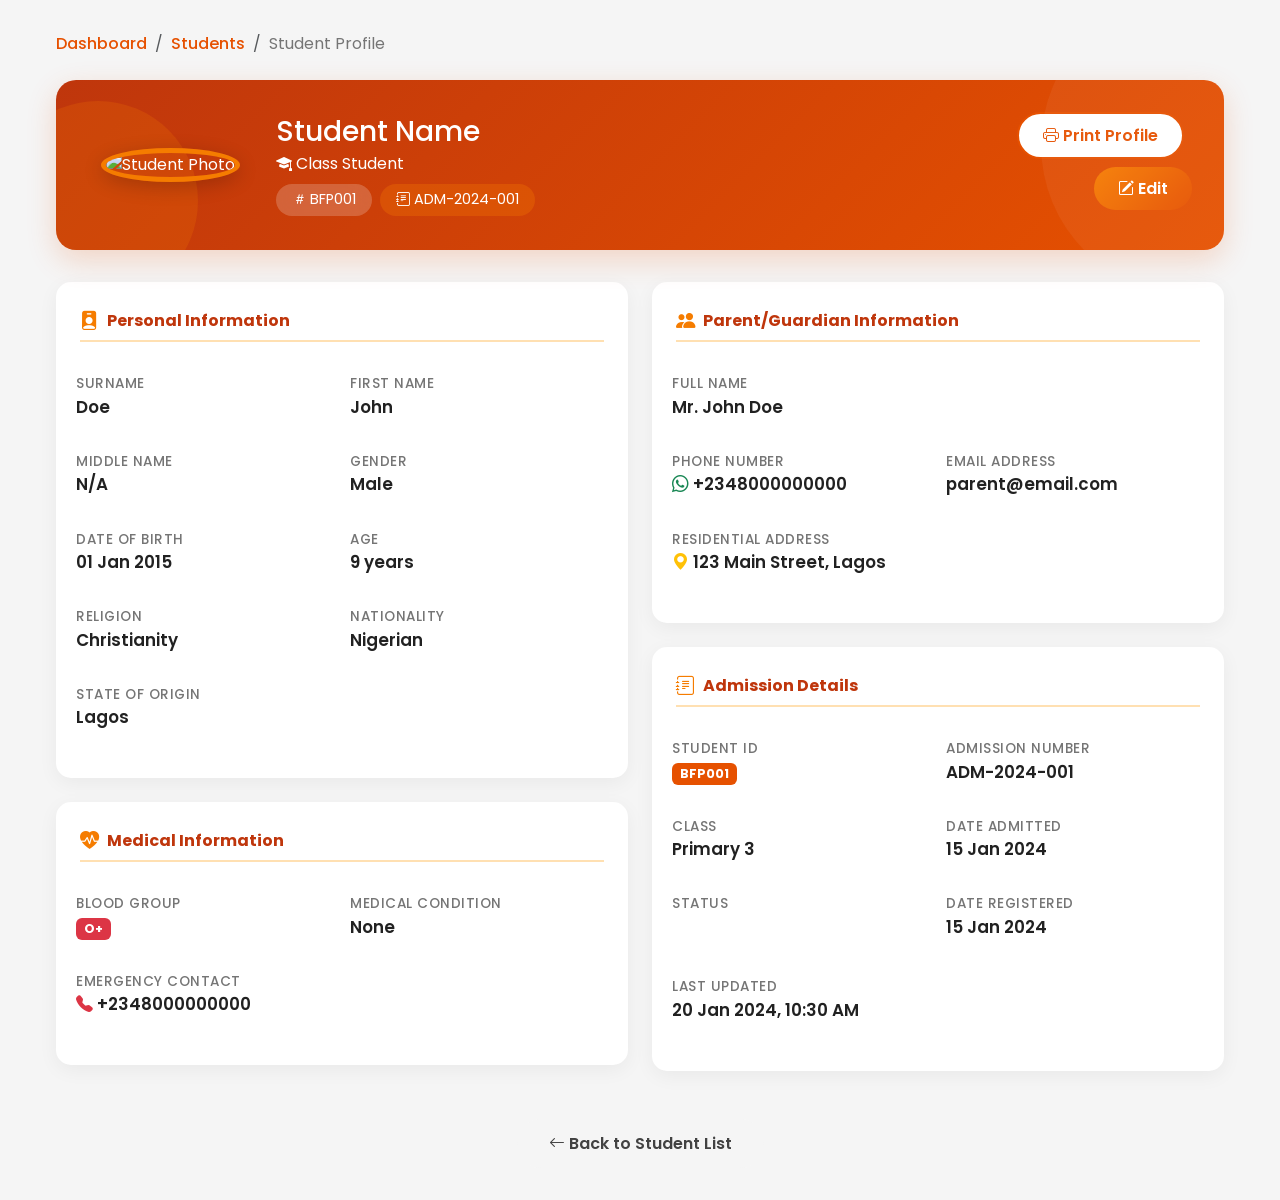
<file: src/main/resources/templates/admin/student-profile.html>
<!DOCTYPE html>
<html xmlns:th="http://www.thymeleaf.org" lang="en">
<head>
    <meta charset="UTF-8">
    <meta name="viewport" content="width=device-width, initial-scale=1.0">
    <title>Student Profile - Bright Future School</title>

    <link href="https://cdn.jsdelivr.net/npm/bootstrap@5.3.2/dist/css/bootstrap.min.css" rel="stylesheet">
    <link href="https://cdn.jsdelivr.net/npm/bootstrap-icons@1.11.3/font/bootstrap-icons.css" rel="stylesheet">
    <link href="https://fonts.googleapis.com/css2?family=Poppins:wght@300;400;500;600;700&display=swap" rel="stylesheet">

    <style>
        :root {
            --primary: #E65100;
            --primary-dark: #BF360C;
            --primary-light: #FFF3E0;
            --warning: #F57C00;
            --success: #2E7D32;
            --danger: #C62828;
            --info: #0277BD;
        }

        body {
            font-family: 'Poppins', sans-serif;
            background: #f5f5f5;
        }

        .profile-container {
            max-width: 1200px;
            margin: 2rem auto;
            padding: 0 1rem;
        }

        .profile-header {
            background: linear-gradient(135deg, #BF360C, #E65100);
            border-radius: 20px;
            padding: 2rem;
            color: white;
            margin-bottom: 2rem;
            box-shadow: 0 10px 30px rgba(230, 81, 0, 0.2);
            position: relative;
            overflow: hidden;
        }

        .profile-header::before {
            content: '';
            position: absolute;
            top: -50%;
            right: -10%;
            width: 300px;
            height: 300px;
            background: rgba(255, 255, 255, 0.05);
            border-radius: 50%;
        }

        .profile-header::after {
            content: '';
            position: absolute;
            bottom: -30%;
            left: -5%;
            width: 200px;
            height: 200px;
            background: rgba(245, 124, 0, 0.2);
            border-radius: 50%;
        }

        .profile-photo {
            width: 150px;
            height: 150px;
            border-radius: 50%;
            border: 5px solid #F57C00;
            object-fit: cover;
            box-shadow: 0 5px 20px rgba(0,0,0,0.2);
            position: relative;
            z-index: 1;
        }

        .profile-header h3 {
            position: relative;
            z-index: 1;
        }

        .profile-header p {
            position: relative;
            z-index: 1;
        }

        .info-card {
            background: white;
            border-radius: 15px;
            padding: 1.5rem;
            box-shadow: 0 5px 20px rgba(0,0,0,0.05);
            margin-bottom: 1.5rem;
            transition: all 0.3s ease;
            border-top: 3px solid transparent;
        }

        .info-card:hover {
            box-shadow: 0 10px 30px rgba(0,0,0,0.1);
            border-top-color: #E65100;
        }

        .info-card h6 {
            color: #BF360C;
            font-weight: 700;
            margin-bottom: 1.5rem;
            padding-bottom: 0.5rem;
            border-bottom: 2px solid #FFE0B2;
            display: flex;
            align-items: center;
            gap: 8px;
        }

        .info-card h6 i {
            color: #F57C00;
            font-size: 1.2rem;
        }

        .info-item {
            margin-bottom: 1rem;
            padding: 0.5rem;
            border-radius: 8px;
            transition: all 0.3s ease;
        }

        .info-item:hover {
            background: #FFF3E0;
        }

        .info-label {
            font-size: 0.85rem;
            color: #757575;
            font-weight: 500;
            text-transform: uppercase;
            letter-spacing: 0.5px;
        }

        .info-value {
            font-weight: 600;
            color: #212121;
            font-size: 1.05rem;
        }

        .status-badge {
            padding: 0.5rem 1.5rem;
            border-radius: 50px;
            font-weight: 600;
            font-size: 0.9rem;
        }

        .badge-active {
            background: #E8F5E9;
            color: #2E7D32;
        }

        .badge-inactive {
            background: #FFF3E0;
            color: #E65100;
        }

        .badge-graduated {
            background: #E3F2FD;
            color: #0277BD;
        }

        .badge-transferred {
            background: #FFEBEE;
            color: #C62828;
        }

        .btn-edit {
            background: linear-gradient(135deg, #F57C00, #E65100);
            color: white;
            border: none;
            padding: 0.6rem 1.5rem;
            border-radius: 50px;
            font-weight: 600;
            transition: all 0.3s ease;
            text-decoration: none;
            display: inline-block;
        }

        .btn-edit:hover {
            transform: translateY(-2px);
            box-shadow: 0 8px 25px rgba(230, 81, 0, 0.4);
            color: white;
        }

        .btn-print {
            background: white;
            color: #E65100;
            border: 2px solid #E65100;
            padding: 0.6rem 1.5rem;
            border-radius: 50px;
            font-weight: 600;
            transition: all 0.3s ease;
            text-decoration: none;
            display: inline-block;
        }

        .btn-print:hover {
            background: #E65100;
            color: white;
            transform: translateY(-2px);
            box-shadow: 0 8px 25px rgba(230, 81, 0, 0.3);
        }

        .btn-back {
            background: #f5f5f5;
            color: #424242;
            border: none;
            padding: 0.8rem 2rem;
            border-radius: 50px;
            font-weight: 600;
            transition: all 0.3s ease;
            text-decoration: none;
            display: inline-block;
        }

        .btn-back:hover {
            background: #e0e0e0;
            transform: translateY(-2px);
            color: #212121;
        }

        .breadcrumb-item a {
            color: #E65100;
            text-decoration: none;
            font-weight: 500;
        }

        .breadcrumb-item a:hover {
            color: #BF360C;
            text-decoration: underline;
        }

        .breadcrumb-item.active {
            color: #757575;
        }

        /* Student ID Badge */
        .student-id-badge {
            background: rgba(255, 255, 255, 0.2);
            padding: 0.3rem 1rem;
            border-radius: 50px;
            display: inline-block;
            font-size: 0.9rem;
            backdrop-filter: blur(10px);
        }

        .admission-badge {
            background: rgba(245, 124, 0, 0.3);
            padding: 0.3rem 1rem;
            border-radius: 50px;
            display: inline-block;
            font-size: 0.9rem;
        }

        @media print {
            .no-print {
                display: none !important;
            }
            body {
                background: white;
            }
            .profile-header {
                background: #E65100 !important;
                -webkit-print-color-adjust: exact;
                print-color-adjust: exact;
            }
            .info-card {
                box-shadow: none;
                border: 1px solid #e0e0e0;
                break-inside: avoid;
            }
        }

        @media (max-width: 768px) {
            .profile-header {
                padding: 1.5rem;
            }

            .profile-photo {
                width: 120px;
                height: 120px;
            }
        }
    </style>
</head>
<body>
<div class="profile-container">
    <!-- Breadcrumb -->
    <nav aria-label="breadcrumb" class="mb-4 no-print">
        <ol class="breadcrumb">
            <li class="breadcrumb-item"><a href="/admin/dashboard">Dashboard</a></li>
            <li class="breadcrumb-item"><a href="/admin/students">Students</a></li>
            <li class="breadcrumb-item active">Student Profile</li>
        </ol>
    </nav>

    <!-- Profile Header -->
    <div class="profile-header">
        <div class="row align-items-center">
            <div class="col-md-2 text-center mb-3 mb-md-0">
                <img th:src="${student.photo} ? @{'/uploads/' + ${student.photo}} : @{/images/default-avatar.png}"
                     class="profile-photo"
                     alt="Student Photo">
            </div>
            <div class="col-md-7">
                <h3 class="mb-1" th:text="${student.fullName}">Student Name</h3>
                <p class="mb-2 opacity-90">
                    <i class="bi bi-mortarboard-fill"></i>
                    <span th:text="${student.className}">Class</span> Student
                </p>
                <div class="d-flex gap-2 flex-wrap">
                        <span class="student-id-badge">
                            <i class="bi bi-hash"></i> <span th:text="${student.studentId}">BFP001</span>
                        </span>
                    <span class="admission-badge">
                            <i class="bi bi-journal-text"></i> <span th:text="${student.admissionNumber}">ADM-2024-001</span>
                        </span>
                </div>
            </div>
            <div class="col-md-3 text-md-end mt-3 mt-md-0 no-print">
                <button class="btn-print me-2 mb-2" onclick="window.print()">
                    <i class="bi bi-printer"></i> Print Profile
                </button>
                <a th:href="@{/admin/students/edit/{id}(id=${student.id})}" class="btn-edit mb-2">
                    <i class="bi bi-pencil-square"></i> Edit
                </a>
            </div>
        </div>
    </div>

    <!-- Profile Details -->
    <div class="row">
        <!-- Left Column -->
        <div class="col-lg-6">
            <!-- Personal Information -->
            <div class="info-card">
                <h6>
                    <i class="bi bi-person-badge-fill"></i> Personal Information
                </h6>
                <div class="row">
                    <div class="col-6 info-item">
                        <div class="info-label">Surname</div>
                        <div class="info-value" th:text="${student.surname}">Doe</div>
                    </div>
                    <div class="col-6 info-item">
                        <div class="info-label">First Name</div>
                        <div class="info-value" th:text="${student.firstName}">John</div>
                    </div>
                    <div class="col-6 info-item">
                        <div class="info-label">Middle Name</div>
                        <div class="info-value" th:text="${student.middleName ?: 'N/A'}">N/A</div>
                    </div>
                    <div class="col-6 info-item">
                        <div class="info-label">Gender</div>
                        <div class="info-value">
                            <i class="bi" th:class="${student.gender == 'Male'} ? 'bi-gender-male text-info' : 'bi-gender-female text-danger'"></i>
                            <span th:text="${student.gender}">Male</span>
                        </div>
                    </div>
                    <div class="col-6 info-item">
                        <div class="info-label">Date of Birth</div>
                        <div class="info-value" th:text="${#temporals.format(student.dateOfBirth, 'dd MMMM yyyy')}">01 Jan 2015</div>
                    </div>
                    <div class="col-6 info-item">
                        <div class="info-label">Age</div>
                        <div class="info-value" th:text="${student.age} + ' years'">9 years</div>
                    </div>
                    <div class="col-6 info-item">
                        <div class="info-label">Religion</div>
                        <div class="info-value" th:text="${student.religion ?: 'N/A'}">Christianity</div>
                    </div>
                    <div class="col-6 info-item">
                        <div class="info-label">Nationality</div>
                        <div class="info-value" th:text="${student.nationality ?: 'N/A'}">Nigerian</div>
                    </div>
                    <div class="col-6 info-item">
                        <div class="info-label">State of Origin</div>
                        <div class="info-value" th:text="${student.state ?: 'N/A'}">Lagos</div>
                    </div>
                </div>
            </div>

            <!-- Medical Information -->
            <div class="info-card">
                <h6>
                    <i class="bi bi-heart-pulse-fill"></i> Medical Information
                </h6>
                <div class="row">
                    <div class="col-6 info-item">
                        <div class="info-label">Blood Group</div>
                        <div class="info-value">
                            <span class="badge bg-danger" th:text="${student.bloodGroup ?: 'Not Specified'}">O+</span>
                        </div>
                    </div>
                    <div class="col-6 info-item">
                        <div class="info-label">Medical Condition</div>
                        <div class="info-value" th:text="${student.medicalCondition ?: 'None'}">None</div>
                    </div>
                    <div class="col-12 info-item">
                        <div class="info-label">Emergency Contact</div>
                        <div class="info-value">
                            <i class="bi bi-telephone-fill text-danger"></i>
                            <span th:text="${student.emergencyContact}">+2348000000000</span>
                        </div>
                    </div>
                </div>
            </div>
        </div>

        <!-- Right Column -->
        <div class="col-lg-6">
            <!-- Parent/Guardian Information -->
            <div class="info-card">
                <h6>
                    <i class="bi bi-people-fill"></i> Parent/Guardian Information
                </h6>
                <div class="row">
                    <div class="col-12 info-item">
                        <div class="info-label">Full Name</div>
                        <div class="info-value" th:text="${student.parentName}">Mr. John Doe</div>
                    </div>
                    <div class="col-6 info-item">
                        <div class="info-label">Phone Number</div>
                        <div class="info-value">
                            <i class="bi bi-whatsapp text-success"></i>
                            <span th:text="${student.parentPhone}">+2348000000000</span>
                        </div>
                    </div>
                    <div class="col-6 info-item">
                        <div class="info-label">Email Address</div>
                        <div class="info-value" th:text="${student.parentEmail ?: 'N/A'}">parent@email.com</div>
                    </div>
                    <div class="col-12 info-item">
                        <div class="info-label">Residential Address</div>
                        <div class="info-value">
                            <i class="bi bi-geo-alt-fill text-warning"></i>
                            <span th:text="${student.address}">123 Main Street, Lagos</span>
                        </div>
                    </div>
                </div>
            </div>

            <!-- Admission Details -->
            <div class="info-card">
                <h6>
                    <i class="bi bi-journal-text"></i> Admission Details
                </h6>
                <div class="row">
                    <div class="col-6 info-item">
                        <div class="info-label">Student ID</div>
                        <div class="info-value">
                            <span class="badge" style="background: #E65100; color: white;" th:text="${student.studentId}">BFP001</span>
                        </div>
                    </div>
                    <div class="col-6 info-item">
                        <div class="info-label">Admission Number</div>
                        <div class="info-value" th:text="${student.admissionNumber}">ADM-2024-001</div>
                    </div>
                    <div class="col-6 info-item">
                        <div class="info-label">Class</div>
                        <div class="info-value" th:text="${student.className}">Primary 3</div>
                    </div>
                    <div class="col-6 info-item">
                        <div class="info-label">Date Admitted</div>
                        <div class="info-value" th:text="${#temporals.format(student.dateAdmitted, 'dd MMMM yyyy')}">15 Jan 2024</div>
                    </div>
                    <div class="col-6 info-item">
                        <div class="info-label">Status</div>
                        <div class="info-value">
                                <span class="badge status-badge"
                                      th:classappend="${student.status == 'Active'} ? 'badge-active' : (${student.status == 'Inactive'} ? 'badge-inactive' : (${student.status == 'Graduated'} ? 'badge-graduated' : 'badge-transferred'))"
                                      th:text="${student.status}">Active</span>
                        </div>
                    </div>
                    <div class="col-6 info-item">
                        <div class="info-label">Date Registered</div>
                        <div class="info-value" th:text="${#temporals.format(student.createdAt, 'dd MMMM yyyy')}">15 Jan 2024</div>
                    </div>
                    <div class="col-6 info-item">
                        <div class="info-label">Last Updated</div>
                        <div class="info-value" th:text="${#temporals.format(student.updatedAt, 'dd MMMM yyyy, hh:mm a')}">20 Jan 2024, 10:30 AM</div>
                    </div>
                </div>
            </div>
        </div>
    </div>

    <!-- Back Button -->
    <div class="text-center mt-4 no-print">
        <a href="/admin/students" class="btn-back">
            <i class="bi bi-arrow-left"></i> Back to Student List
        </a>
    </div>
</div>

<script src="https://cdn.jsdelivr.net/npm/bootstrap@5.3.2/dist/js/bootstrap.bundle.min.js"></script>

<script>
    // Auto-hide alerts after 5 seconds
    document.addEventListener('DOMContentLoaded', function() {
        const alerts = document.querySelectorAll('.alert-dismissible');
        alerts.forEach(alert => {
            setTimeout(() => {
                const bsAlert = new bootstrap.Alert(alert);
                bsAlert.close();
            }, 5000);
        });
    });

    // Print optimization
    window.addEventListener('beforeprint', function() {
        // Any pre-print adjustments
    });
</script>
</body>
</html>
</file>
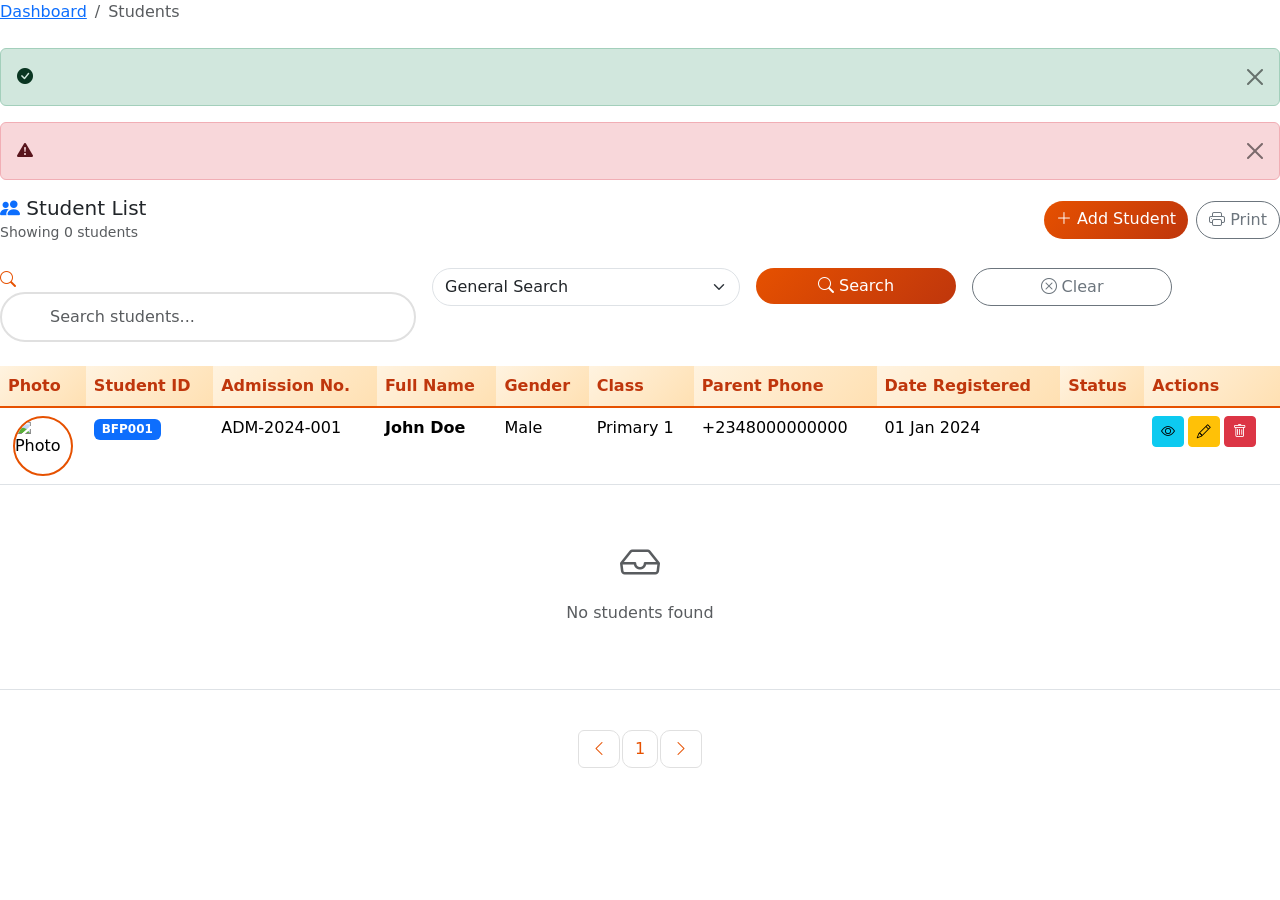
<file: src/main/resources/templates/admin/students.html>
<!DOCTYPE html>
<html xmlns:th="http://www.thymeleaf.org" lang="en">
<head>
    <meta charset="UTF-8">
    <meta name="viewport" content="width=device-width, initial-scale=1.0">
    <title th:text="${pageTitle}">Student List</title>

    <link href="https://cdn.jsdelivr.net/npm/bootstrap@5.3.2/dist/css/bootstrap.min.css" rel="stylesheet">
    <link href="https://cdn.jsdelivr.net/npm/bootstrap-icons@1.11.3/font/bootstrap-icons.css" rel="stylesheet">
    <link href="https://fonts.googleapis.com/css2?family=Poppins:wght@300;400;500;600;700&display=swap" rel="stylesheet">

    <style>
        :root {
             --primary: #E65100;
             --primary-dark: #BF360C;
             --primary-light: #FFF3E0;
             --warning: #F57C00;
             --success: #2E7D32;
         }

         /* Update table styles */
         .table th {
             background: linear-gradient(135deg, var(--primary-light), #FFE0B2);
             color: var(--primary-dark);
             font-weight: 600;
             border-bottom: 2px solid var(--primary);
         }

         /* Update search box */
         .search-box input {
             border-radius: 50px;
             padding: 0.7rem 1.5rem 0.7rem 3rem;
             border: 2px solid #e0e0e0;
             transition: all 0.3s ease;
         }

         .search-box input:focus {
             border-color: var(--primary);
             box-shadow: 0 0 0 0.2rem rgba(230, 81, 0, 0.1);
         }

         .search-box i {
             color: var(--primary);
         }

         /* Update pagination */
         .pagination .page-link {
             border-radius: 10px;
             margin: 0 3px;
             color: var(--primary);
             border-color: #e0e0e0;
         }

         .pagination .active .page-link {
             background: linear-gradient(135deg, var(--primary), var(--primary-dark));
             border-color: var(--primary);
             color: white;
         }

         /* Update buttons */
         .btn-primary {
             background: linear-gradient(135deg, var(--primary), var(--primary-dark));
             border: none;
         }

         .btn-primary:hover {
             background: linear-gradient(135deg, var(--primary-dark), #8F2400);
         }

        .student-photo {
            width: 60px;
            height: 60px;
            object-fit: cover;
            border-radius: 50%;
            border: 2px solid #E65100;
            display: block;
            margin: auto;
        }
    </style>
</head>
<body>
<div class="students-container">
    <!-- Breadcrumb -->
    <nav aria-label="breadcrumb" class="mb-4">
        <ol class="breadcrumb">
            <li class="breadcrumb-item"><a href="/admin/dashboard">Dashboard</a></li>
            <li class="breadcrumb-item active">Students</li>
        </ol>
    </nav>

    <!-- Success/Error Messages -->
    <div th:if="${success}" class="alert alert-success alert-dismissible fade show" role="alert">
        <i class="bi bi-check-circle-fill"></i> <span th:text="${success}"></span>
        <button type="button" class="btn-close" data-bs-dismiss="alert"></button>
    </div>

    <div th:if="${error}" class="alert alert-danger alert-dismissible fade show" role="alert">
        <i class="bi bi-exclamation-triangle-fill"></i> <span th:text="${error}"></span>
        <button type="button" class="btn-close" data-bs-dismiss="alert"></button>
    </div>

    <div class="table-card">
        <!-- Header -->
        <div class="d-flex justify-content-between align-items-center flex-wrap gap-3 mb-4">
            <div>
                <h5 class="mb-0">
                    <i class="bi bi-people-fill text-primary"></i> Student List
                </h5>
                <small class="text-muted" th:if="${!isSearchResult}">
                    Showing <span th:text="${totalItems}">0</span> students
                </small>
            </div>
            <div class="d-flex gap-2">
                <a href="/admin/students/register" class="btn btn-primary rounded-pill">
                    <i class="bi bi-plus-lg"></i> Add Student
                </a>
                <button class="btn btn-outline-secondary rounded-pill" onclick="window.print()">
                    <i class="bi bi-printer"></i> Print
                </button>
            </div>
        </div>

        <!-- Search Form -->
        <form th:action="@{/admin/students/search}" method="get" class="mb-4">
            <div class="row g-3">
                <div class="col-md-4">
                    <div class="search-box">
                        <i class="bi bi-search"></i>
                        <input type="text"
                               name="query"
                               class="form-control"
                               placeholder="Search students..."
                               th:value="${searchQuery}">
                    </div>
                </div>
                <div class="col-md-3">
                    <select name="searchType" class="form-select rounded-pill">
                        <option value="general">General Search</option>
                        <option value="studentId">Student ID</option>
                        <option value="admissionNumber">Admission Number</option>
                        <option value="class">Class</option>
                        <option value="parentPhone">Parent Phone</option>
                    </select>
                </div>
                <div class="col-md-2">
                    <button type="submit" class="btn btn-primary rounded-pill w-100">
                        <i class="bi bi-search"></i> Search
                    </button>
                </div>
                <div class="col-md-2">
                    <a href="/admin/students" class="btn btn-outline-secondary rounded-pill w-100">
                        <i class="bi bi-x-circle"></i> Clear
                    </a>
                </div>
            </div>
        </form>

        <!-- Students Table -->
        <div class="table-responsive">
            <table class="table table-hover">
                <thead>
                <tr>
                    <th>Photo</th>
                    <th>Student ID</th>
                    <th>Admission No.</th>
                    <th>Full Name</th>
                    <th>Gender</th>
                    <th>Class</th>
                    <th>Parent Phone</th>
                    <th>Date Registered</th>
                    <th>Status</th>
                    <th>Actions</th>
                </tr>
                </thead>
                <tbody>
                <tr th:each="student : ${students}">
                    <td>
                        <img th:src="${student.photo} ? @{'/uploads/' + ${student.photo}} : @{/images/default-avatar.png}"
                             class="student-photo"
                             alt="Photo">
                    </td>
                    <td><span class="badge bg-primary" th:text="${student.studentId}">BFP001</span></td>
                    <td th:text="${student.admissionNumber}">ADM-2024-001</td>
                    <td class="fw-semibold" th:text="${student.fullName}">John Doe</td>
                    <td th:text="${student.gender}">Male</td>
                    <td th:text="${student.className}">Primary 1</td>
                    <td th:text="${student.parentPhone}">+2348000000000</td>
                    <td th:text="${#temporals.format(student.createdAt, 'dd MMM yyyy')}">01 Jan 2024</td>
                    <td>
                                <span class="badge rounded-pill"
                                      th:classappend="${student.status == 'Active'} ? 'bg-success' : 'bg-warning'"
                                      th:text="${student.status}">Active</span>
                    </td>
                    <td>
                        <div class="d-flex gap-1">
                            <a th:href="@{/admin/students/view/{id}(id=${student.id})}"
                               class="btn btn-sm btn-info btn-action"
                               title="View">
                                <i class="bi bi-eye"></i>
                            </a>
                            <a th:href="@{/admin/students/edit/{id}(id=${student.id})}"
                               class="btn btn-sm btn-warning btn-action"
                               title="Edit">
                                <i class="bi bi-pencil"></i>
                            </a>
                            <button class="btn btn-sm btn-danger btn-action"
                                    title="Delete"
                                    onclick="confirmDelete([[${student.id}]], '[[${student.fullName}]]')">
                                <i class="bi bi-trash"></i>
                            </button>
                        </div>
                    </td>
                </tr>
                <tr th:if="${#lists.isEmpty(students)}">
                    <td colspan="10" class="text-center py-5">
                        <i class="bi bi-inbox fs-1 text-muted"></i>
                        <p class="text-muted mt-2">No students found</p>
                    </td>
                </tr>
                </tbody>
            </table>
        </div>

        <!-- Pagination -->
        <div th:if="${!isSearchResult && totalPages > 1}" class="mt-4">
            <nav>
                <ul class="pagination justify-content-center">
                    <li class="page-item" th:classappend="${currentPage == 0} ? 'disabled'">
                        <a class="page-link" th:href="@{/admin/students(page=${currentPage - 1}, size=${pageSize})}">
                            <i class="bi bi-chevron-left"></i>
                        </a>
                    </li>
                    <li th:each="i : ${#numbers.sequence(0, totalPages - 1)}"
                        class="page-item"
                        th:classappend="${i == currentPage} ? 'active'">
                        <a class="page-link" th:href="@{/admin/students(page=${i}, size=${pageSize})}"
                           th:text="${i + 1}">1</a>
                    </li>
                    <li class="page-item" th:classappend="${currentPage == totalPages - 1} ? 'disabled'">
                        <a class="page-link" th:href="@{/admin/students(page=${currentPage + 1}, size=${pageSize})}">
                            <i class="bi bi-chevron-right"></i>
                        </a>
                    </li>
                </ul>
            </nav>
        </div>
    </div>
</div>

<!-- Delete Confirmation Modal -->
<div class="modal fade modal-delete" id="deleteModal" tabindex="-1">
    <div class="modal-dialog modal-dialog-centered">
        <div class="modal-content">
            <div class="modal-header border-0">
                <h5 class="modal-title">
                    <i class="bi bi-exclamation-triangle text-danger"></i> Confirm Delete
                </h5>
                <button type="button" class="btn-close" data-bs-dismiss="modal"></button>
            </div>
            <div class="modal-body text-center">
                <i class="bi bi-trash text-danger" style="font-size: 3rem;"></i>
                <p class="mt-3">Are you sure you want to delete <strong id="deleteStudentName"></strong>?</p>
                <small class="text-muted">This action cannot be undone.</small>
            </div>
            <div class="modal-footer border-0 justify-content-center">
                <button type="button" class="btn btn-secondary rounded-pill" data-bs-dismiss="modal">
                    <i class="bi bi-x-lg"></i> Cancel
                </button>
                <a id="deleteConfirmBtn" href="#" class="btn btn-danger rounded-pill">
                    <i class="bi bi-trash"></i> Delete Student
                </a>
            </div>
        </div>
    </div>
</div>

<script src="https://cdn.jsdelivr.net/npm/bootstrap@5.3.2/dist/js/bootstrap.bundle.min.js"></script>

<script>
    function confirmDelete(id, name) {
        document.getElementById('deleteStudentName').textContent = name;
        document.getElementById('deleteConfirmBtn').href = '/admin/students/delete/' + id;
        new bootstrap.Modal(document.getElementById('deleteModal')).show();
    }
</script>
</body>
</html>
</file>
